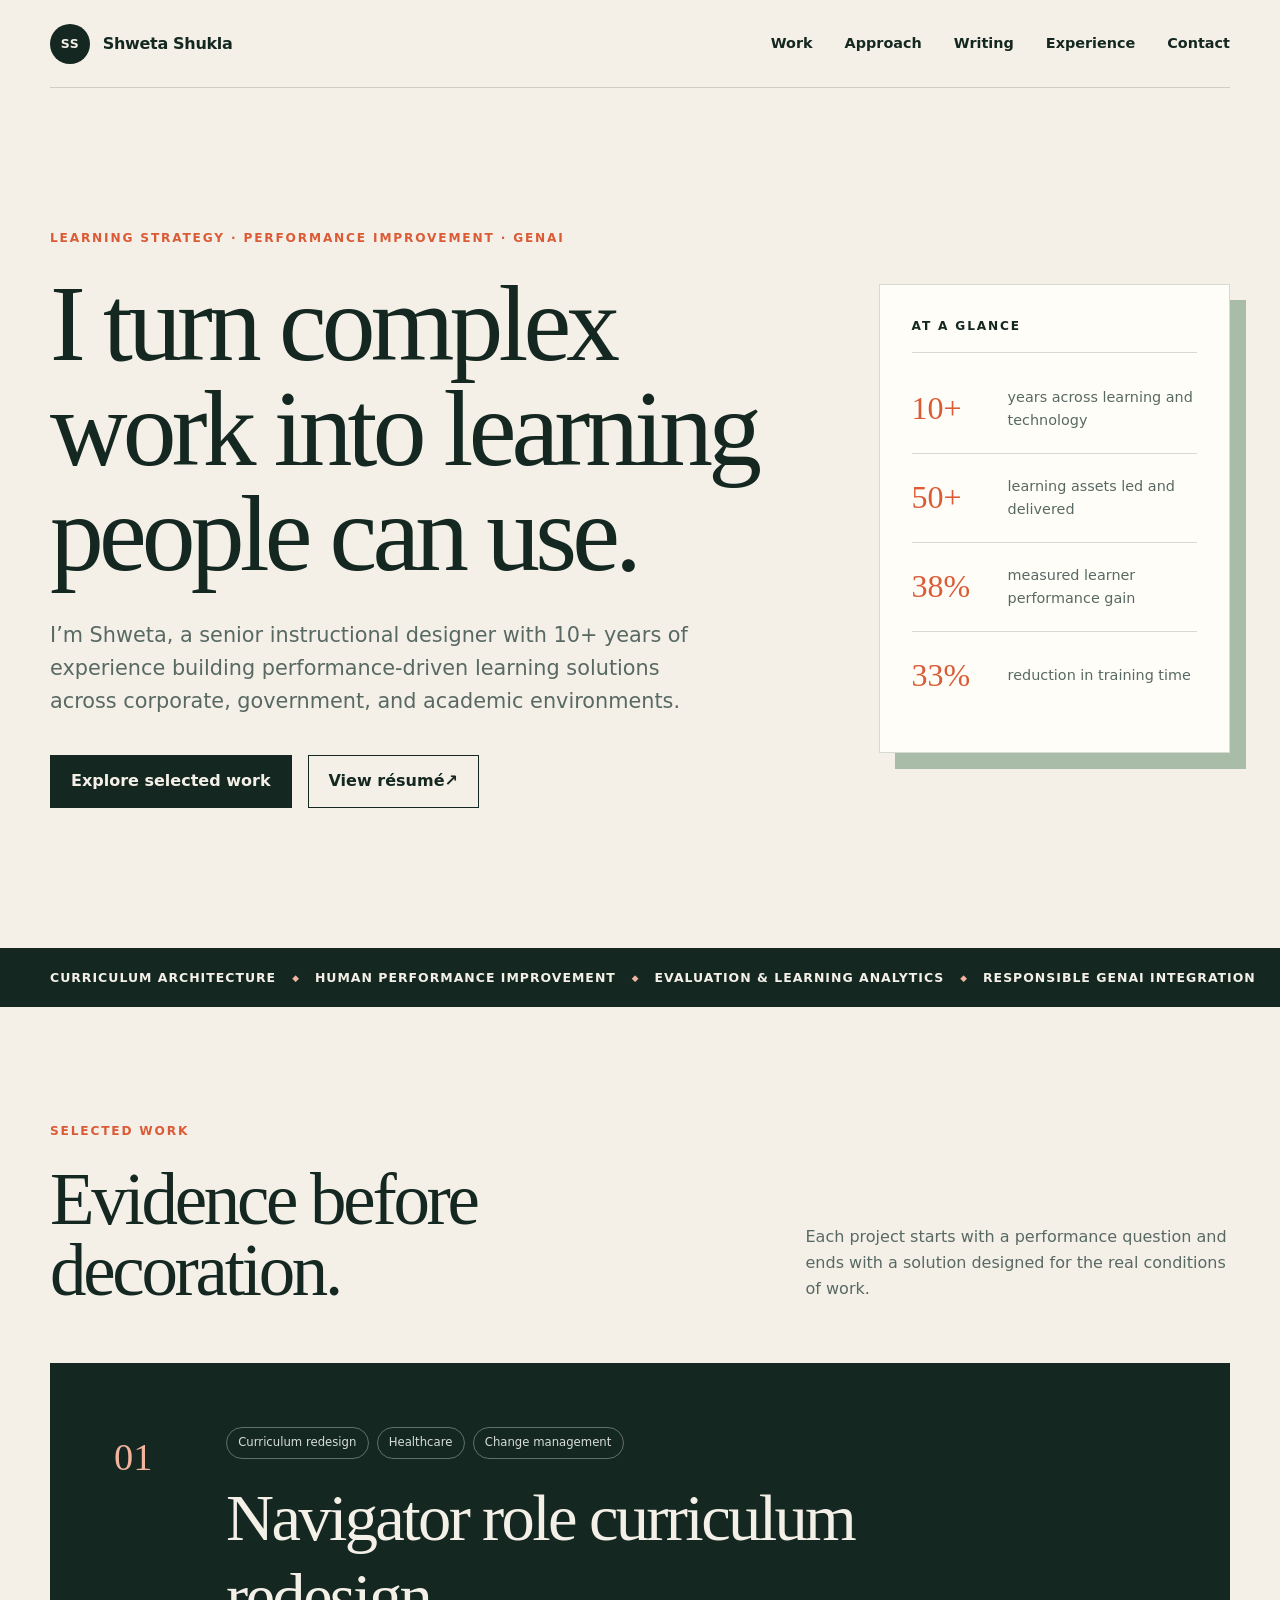
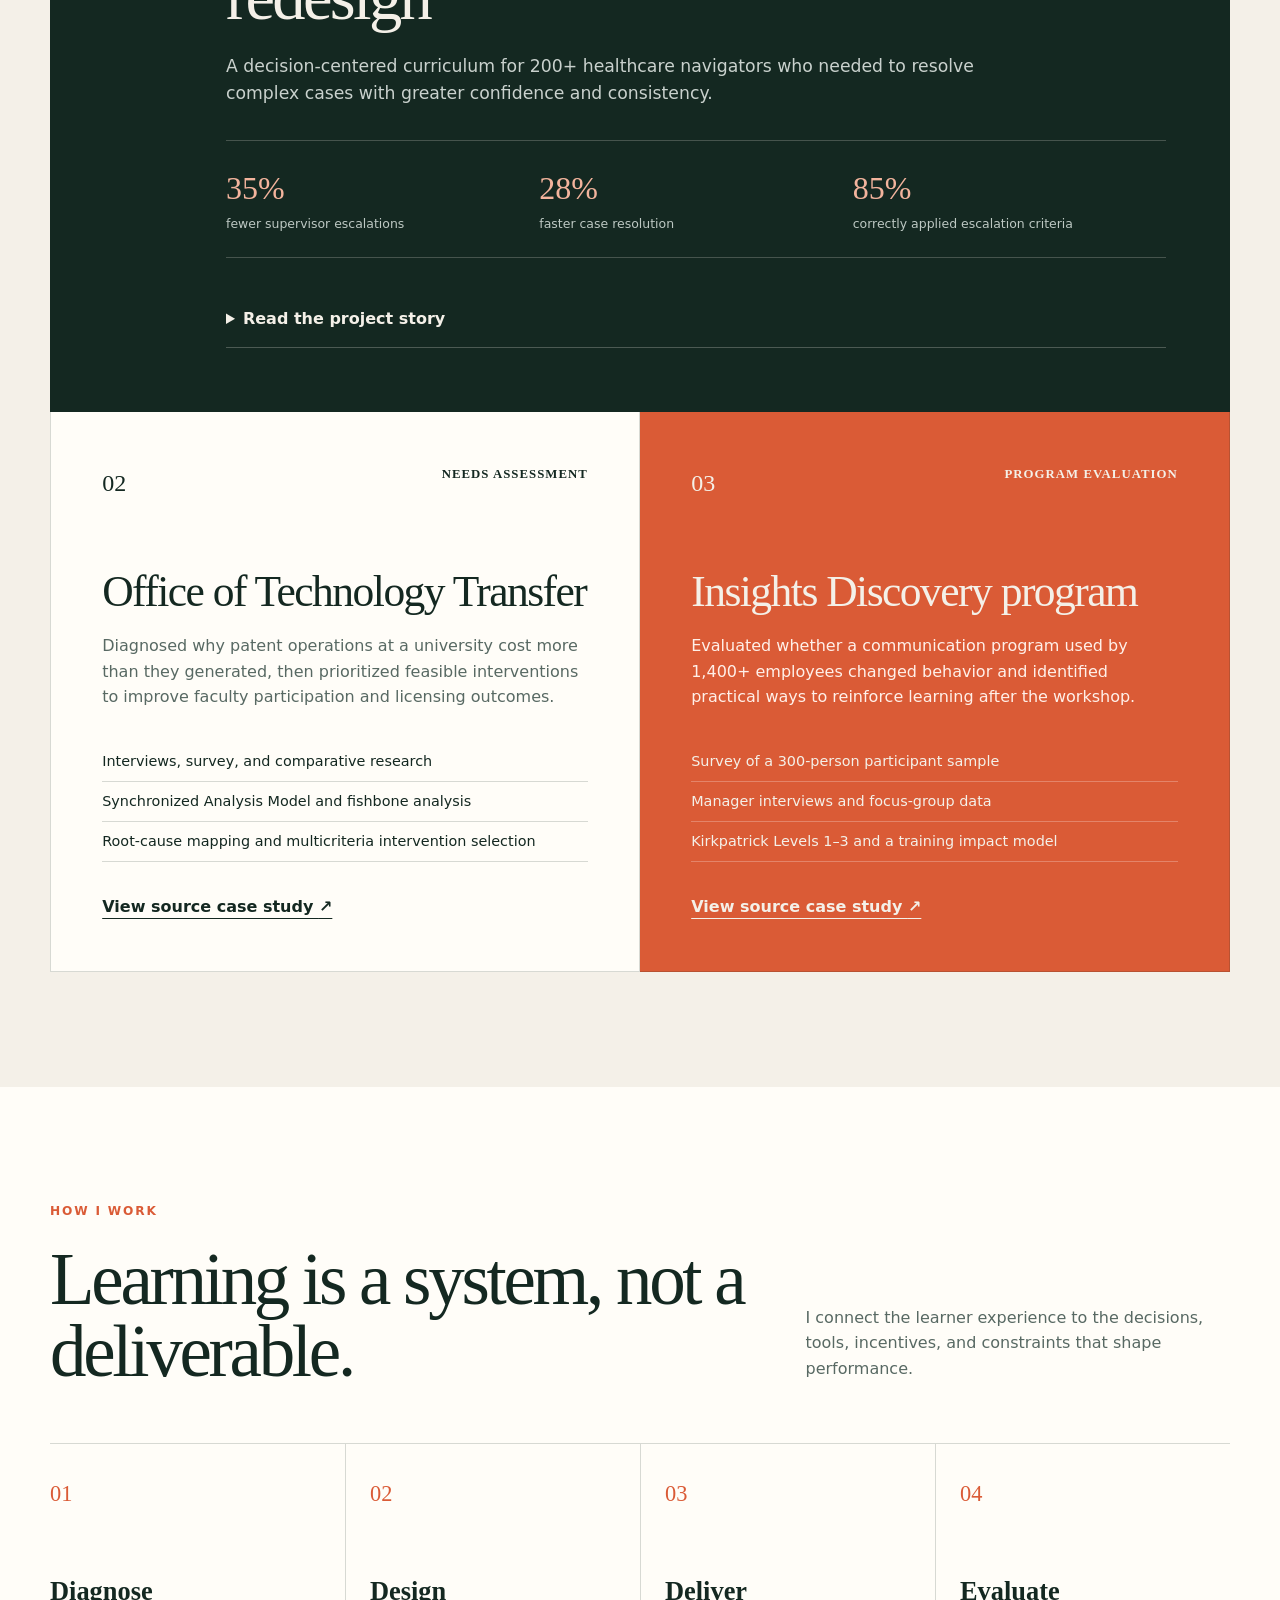
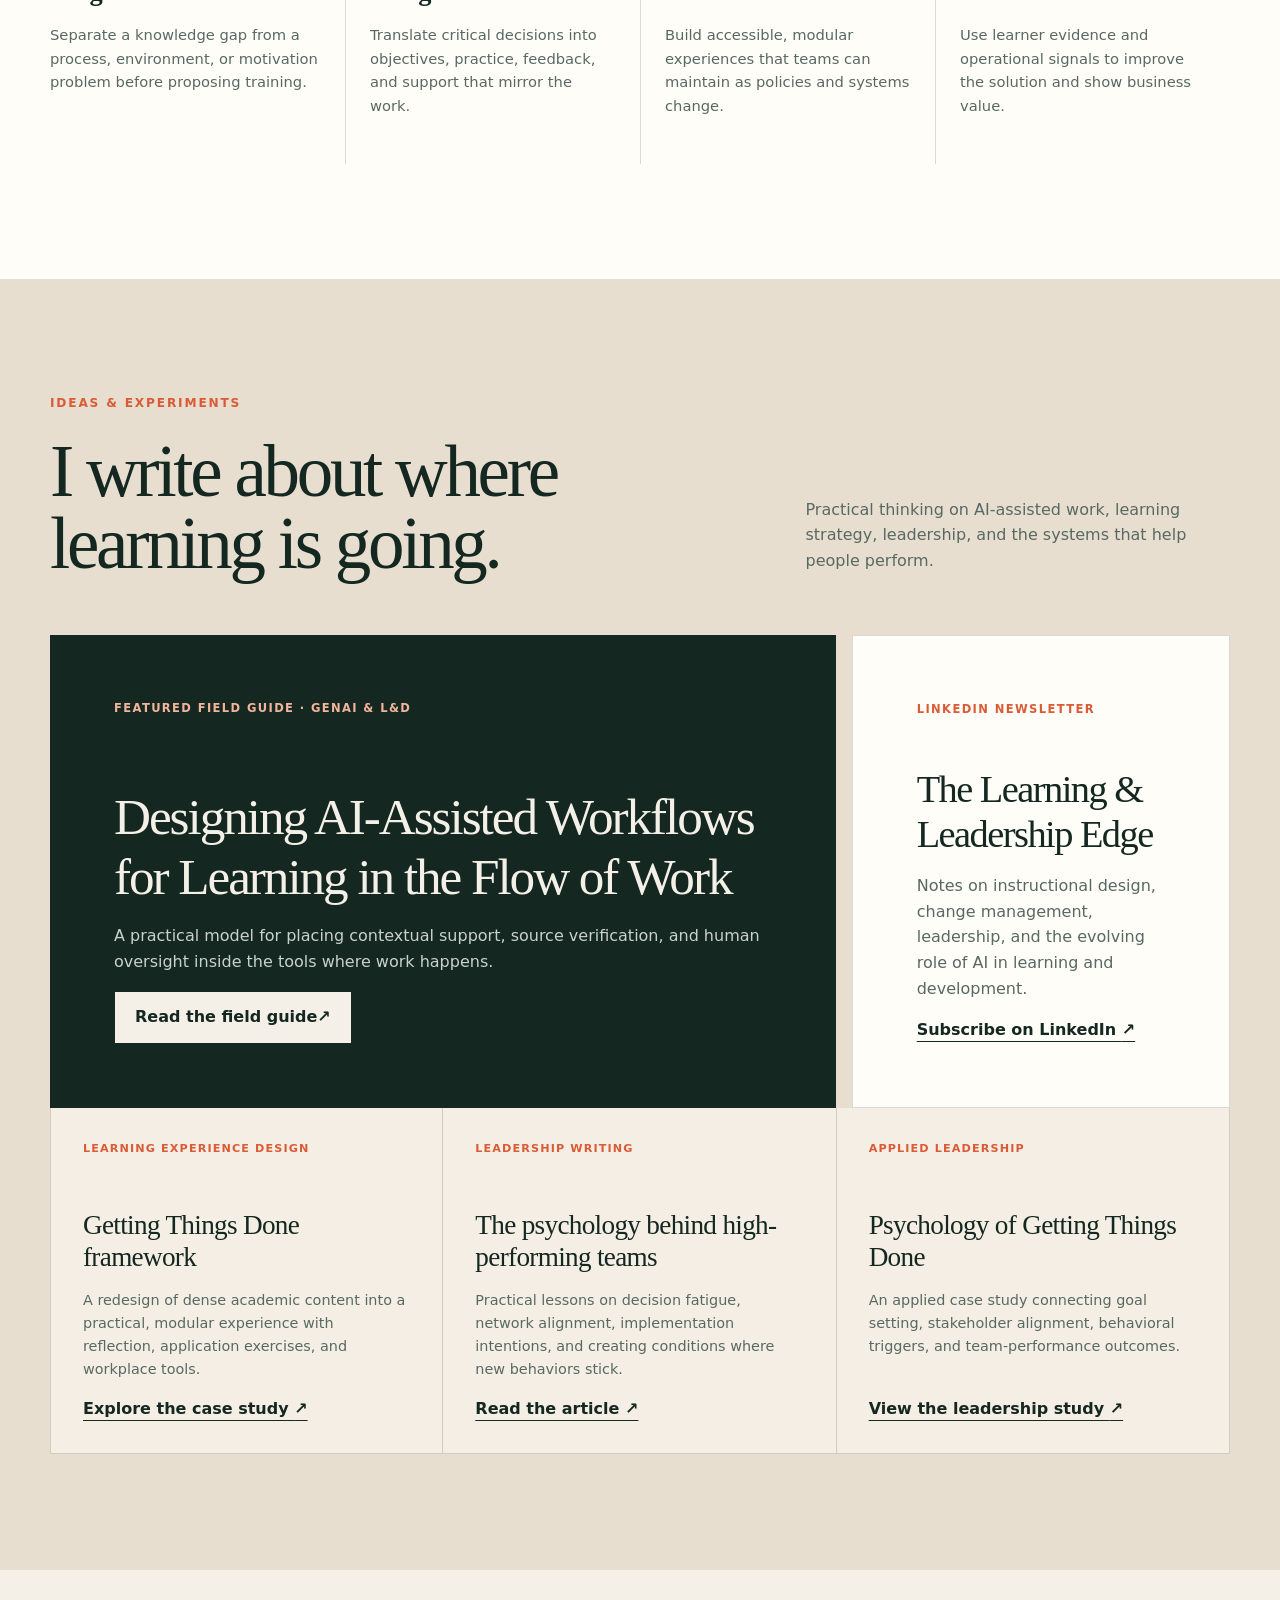
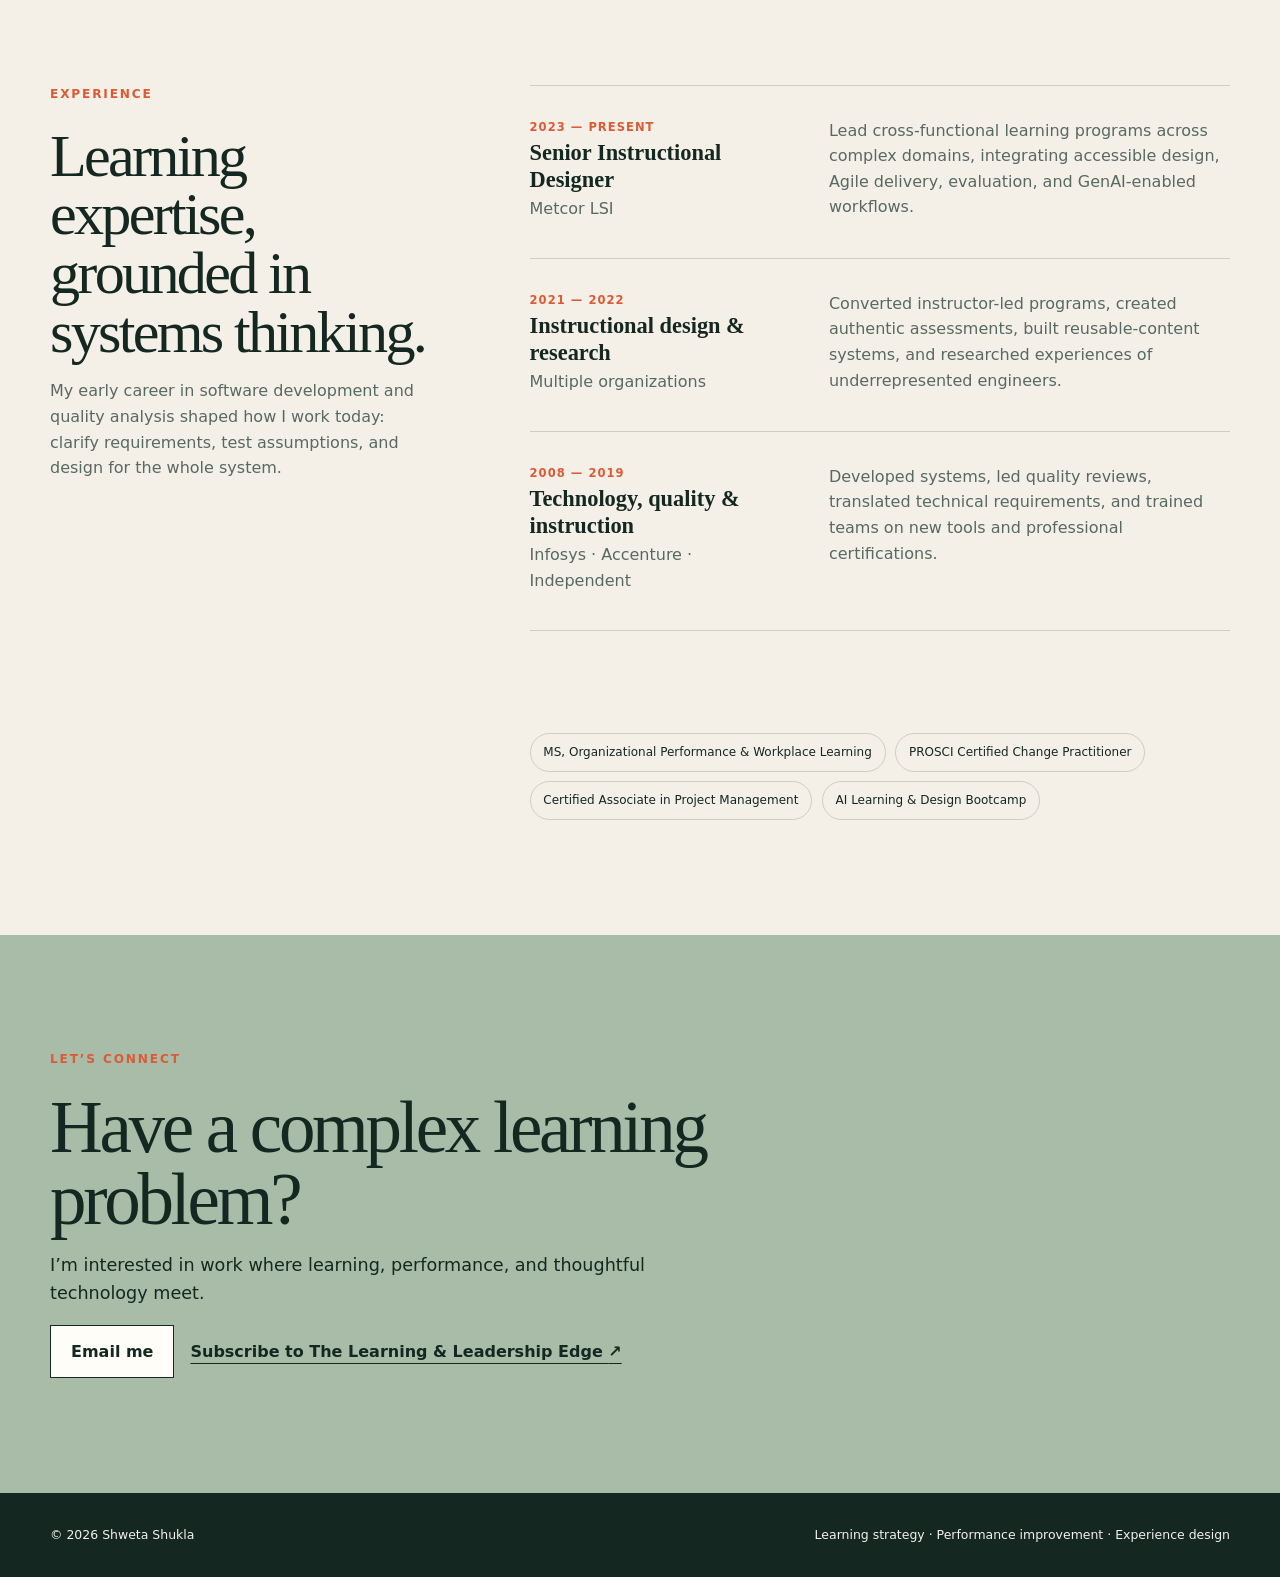
<file: index.html>
<!doctype html>
<html lang="en">
<head>
  <meta charset="utf-8">
  <meta name="viewport" content="width=device-width, initial-scale=1">
  <meta name="description" content="Shweta Shukla is a senior instructional designer who builds performance-driven learning systems for complex, regulated environments.">
  <title>Shweta Shukla | Learning Strategy & Instructional Design</title>
  <link rel="stylesheet" href="styles.css">
  <script src="script.js" defer></script>
</head>
<body>
  <a class="skip-link" href="#main">Skip to main content</a>

  <header class="site-header">
    <a class="brand" href="#top" aria-label="Shweta Shukla, home">
      <span class="brand-mark" aria-hidden="true">SS</span>
      <span>Shweta Shukla</span>
    </a>
    <button class="menu-toggle" type="button" aria-expanded="false" aria-controls="site-nav">
      <span class="sr-only">Toggle navigation</span>
      <span></span><span></span>
    </button>
    <nav id="site-nav" class="site-nav" aria-label="Primary navigation">
      <a href="#work">Work</a>
      <a href="#approach">Approach</a>
      <a href="#writing">Writing</a>
      <a href="#experience">Experience</a>
      <a href="#contact">Contact</a>
    </nav>
  </header>

  <main id="main">
    <section class="hero" id="top">
      <div class="hero-copy reveal">
        <p class="eyebrow">Learning strategy · Performance improvement · GenAI</p>
        <h1>I turn complex work into learning people can use.</h1>
        <p class="hero-intro">I’m Shweta, a senior instructional designer with 10+ years of experience building performance-driven learning solutions across corporate, government, and academic environments.</p>
        <div class="hero-actions">
          <a class="button button-primary" href="#work">Explore selected work</a>
          <a class="button button-secondary" href="https://drive.google.com/file/d/1LxhIZaSQAPTODQfk4Tp4PrT5GwYLrDCq/view" target="_blank" rel="noreferrer">View résumé <span aria-hidden="true">↗</span></a>
        </div>
      </div>
      <aside class="hero-panel reveal" aria-label="Career highlights">
        <p class="panel-label">At a glance</p>
        <dl class="stats">
          <div><dt>10+</dt><dd>years across learning and technology</dd></div>
          <div><dt>50+</dt><dd>learning assets led and delivered</dd></div>
          <div><dt>38%</dt><dd>measured learner performance gain</dd></div>
          <div><dt>33%</dt><dd>reduction in training time</dd></div>
        </dl>
      </aside>
    </section>

    <section class="section intro-strip" aria-label="Specialties">
      <p>Curriculum architecture</p><span aria-hidden="true">◆</span>
      <p>Human performance improvement</p><span aria-hidden="true">◆</span>
      <p>Evaluation & learning analytics</p><span aria-hidden="true">◆</span>
      <p>Responsible GenAI integration</p>
    </section>

    <section class="section work-section" id="work">
      <div class="section-heading reveal">
        <div>
          <p class="eyebrow">Selected work</p>
          <h2>Evidence before decoration.</h2>
        </div>
        <p>Each project starts with a performance question and ends with a solution designed for the real conditions of work.</p>
      </div>

      <article class="featured-project reveal">
        <div class="project-index">01</div>
        <div class="project-copy">
          <div class="project-tags"><span>Curriculum redesign</span><span>Healthcare</span><span>Change management</span></div>
          <h3>Navigator role curriculum redesign</h3>
          <p class="project-lead">A decision-centered curriculum for 200+ healthcare navigators who needed to resolve complex cases with greater confidence and consistency.</p>
          <div class="project-results" aria-label="Project results">
            <p><strong>35%</strong><span>fewer supervisor escalations</span></p>
            <p><strong>28%</strong><span>faster case resolution</span></p>
            <p><strong>85%</strong><span>correctly applied escalation criteria</span></p>
          </div>
          <details>
            <summary>Read the project story</summary>
            <div class="case-body">
              <p><strong>The challenge.</strong> Training inherited from an adjacent customer-service role emphasized information lookup instead of judgment. Navigators lacked clear criteria for when to resolve a case and when to escalate it.</p>
              <p><strong>My approach.</strong> I led an eight-person team through role analysis, SME validation, and scenario design. We organized six modules around real workflows, created 12 branching scenarios from operational error logs, and developed job aids for live calls.</p>
              <p><strong>The result.</strong> The new curriculum reduced supervisor dependence, improved case speed, and raised correct application of escalation criteria from a 52% baseline to 85%.</p>
              <a class="text-link light-link" href="https://claude.ai/public/artifacts/0a96f6d7-90a8-4f12-8ca6-46b59edf29af" target="_blank" rel="noreferrer">View the full case study <span aria-hidden="true">↗</span></a>
            </div>
          </details>
        </div>
      </article>

      <div class="project-grid">
        <article class="project-card reveal">
          <div class="project-card-top"><span>02</span><span class="project-type">Needs assessment</span></div>
          <h3>Office of Technology Transfer</h3>
          <p>Diagnosed why patent operations at a university cost more than they generated, then prioritized feasible interventions to improve faculty participation and licensing outcomes.</p>
          <ul class="compact-list">
            <li>Interviews, survey, and comparative research</li>
            <li>Synchronized Analysis Model and fishbone analysis</li>
            <li>Root-cause mapping and multicriteria intervention selection</li>
          </ul>
          <a class="text-link" href="https://sites.google.com/view/shweta-shukla/work-samples/analysis/case-study-needs-assessment" target="_blank" rel="noreferrer">View source case study <span aria-hidden="true">↗</span></a>
        </article>

        <article class="project-card project-card-dark reveal">
          <div class="project-card-top"><span>03</span><span class="project-type">Program evaluation</span></div>
          <h3>Insights Discovery program</h3>
          <p>Evaluated whether a communication program used by 1,400+ employees changed behavior and identified practical ways to reinforce learning after the workshop.</p>
          <ul class="compact-list">
            <li>Survey of a 300-person participant sample</li>
            <li>Manager interviews and focus-group data</li>
            <li>Kirkpatrick Levels 1–3 and a training impact model</li>
          </ul>
          <a class="text-link" href="https://sites.google.com/view/shweta-shukla/work-samples/evaluation/evaluation-project-case-study" target="_blank" rel="noreferrer">View source case study <span aria-hidden="true">↗</span></a>
        </article>
      </div>
    </section>

    <section class="section approach-section" id="approach">
      <div class="section-heading reveal">
        <div><p class="eyebrow">How I work</p><h2>Learning is a system, not a deliverable.</h2></div>
        <p>I connect the learner experience to the decisions, tools, incentives, and constraints that shape performance.</p>
      </div>
      <div class="approach-grid">
        <article class="reveal"><span>01</span><h3>Diagnose</h3><p>Separate a knowledge gap from a process, environment, or motivation problem before proposing training.</p></article>
        <article class="reveal"><span>02</span><h3>Design</h3><p>Translate critical decisions into objectives, practice, feedback, and support that mirror the work.</p></article>
        <article class="reveal"><span>03</span><h3>Deliver</h3><p>Build accessible, modular experiences that teams can maintain as policies and systems change.</p></article>
        <article class="reveal"><span>04</span><h3>Evaluate</h3><p>Use learner evidence and operational signals to improve the solution and show business value.</p></article>
      </div>
    </section>

    <section class="section writing-section" id="writing">
      <div class="section-heading reveal">
        <div><p class="eyebrow">Ideas & experiments</p><h2>I write about where learning is going.</h2></div>
        <p>Practical thinking on AI-assisted work, learning strategy, leadership, and the systems that help people perform.</p>
      </div>
      <div class="writing-grid">
        <article class="article-feature reveal">
          <p class="article-kicker">Featured field guide · GenAI & L&D</p>
          <h3>Designing AI-Assisted Workflows for Learning in the Flow of Work</h3>
          <p>A practical model for placing contextual support, source verification, and human oversight inside the tools where work happens.</p>
          <a class="button button-primary" href="https://claude.ai/public/artifacts/7e6ffeaa-0845-4073-95c3-ac5ac260e0d0" target="_blank" rel="noreferrer">Read the field guide <span aria-hidden="true">↗</span></a>
        </article>
        <aside class="newsletter-card reveal">
          <p class="article-kicker">LinkedIn newsletter</p>
          <h3>The Learning & Leadership Edge</h3>
          <p>Notes on instructional design, change management, leadership, and the evolving role of AI in learning and development.</p>
          <a class="text-link" href="https://www.linkedin.com/build-relation/newsletter-follow?entityUrn=7308108343225536512" target="_blank" rel="noreferrer">Subscribe on LinkedIn <span aria-hidden="true">↗</span></a>
        </aside>
      </div>
      <div class="artifact-grid">
        <article class="artifact-card reveal">
          <p class="artifact-type">Learning experience design</p>
          <h3>Getting Things Done framework</h3>
          <p>A redesign of dense academic content into a practical, modular experience with reflection, application exercises, and workplace tools.</p>
          <a class="text-link" href="https://claude.ai/public/artifacts/476a8d45-44e0-4048-9c15-e8c953164a8e" target="_blank" rel="noreferrer">Explore the case study <span aria-hidden="true">↗</span></a>
        </article>
        <article class="artifact-card reveal">
          <p class="artifact-type">Leadership writing</p>
          <h3>The psychology behind high-performing teams</h3>
          <p>Practical lessons on decision fatigue, network alignment, implementation intentions, and creating conditions where new behaviors stick.</p>
          <a class="text-link" href="https://claude.ai/public/artifacts/efb5f24e-76fc-4029-8aaf-fe9cf3752fdd" target="_blank" rel="noreferrer">Read the article <span aria-hidden="true">↗</span></a>
        </article>
        <article class="artifact-card reveal">
          <p class="artifact-type">Applied leadership</p>
          <h3>Psychology of Getting Things Done</h3>
          <p>An applied case study connecting goal setting, stakeholder alignment, behavioral triggers, and team-performance outcomes.</p>
          <a class="text-link" href="https://claude.ai/public/artifacts/0964d368-9778-422b-aee8-a83d3cf547a9" target="_blank" rel="noreferrer">View the leadership study <span aria-hidden="true">↗</span></a>
        </article>
      </div>
    </section>

    <section class="section experience-section" id="experience">
      <div class="experience-intro reveal">
        <p class="eyebrow">Experience</p>
        <h2>Learning expertise, grounded in systems thinking.</h2>
        <p>My early career in software development and quality analysis shaped how I work today: clarify requirements, test assumptions, and design for the whole system.</p>
      </div>
      <div class="timeline reveal">
        <article><div><p class="timeline-date">2023 — present</p><h3>Senior Instructional Designer</h3><p>Metcor LSI</p></div><p>Lead cross-functional learning programs across complex domains, integrating accessible design, Agile delivery, evaluation, and GenAI-enabled workflows.</p></article>
        <article><div><p class="timeline-date">2021 — 2022</p><h3>Instructional design & research</h3><p>Multiple organizations</p></div><p>Converted instructor-led programs, created authentic assessments, built reusable-content systems, and researched experiences of underrepresented engineers.</p></article>
        <article><div><p class="timeline-date">2008 — 2019</p><h3>Technology, quality & instruction</h3><p>Infosys · Accenture · Independent</p></div><p>Developed systems, led quality reviews, translated technical requirements, and trained teams on new tools and professional certifications.</p></article>
      </div>

      <div class="credentials reveal">
        <p>MS, Organizational Performance & Workplace Learning</p>
        <p>PROSCI Certified Change Practitioner</p>
        <p>Certified Associate in Project Management</p>
        <p>AI Learning & Design Bootcamp</p>
      </div>
    </section>

    <section class="section contact-section" id="contact">
      <div class="contact-card reveal">
        <p class="eyebrow">Let’s connect</p>
        <h2>Have a complex learning problem?</h2>
        <p>I’m interested in work where learning, performance, and thoughtful technology meet.</p>
        <div class="contact-actions">
          <a class="button button-light" href="mailto:shukla.p.shweta@gmail.com">Email me</a>
          <a class="text-link light-link" href="https://www.linkedin.com/build-relation/newsletter-follow?entityUrn=7308108343225536512" target="_blank" rel="noreferrer">Subscribe to The Learning & Leadership Edge <span aria-hidden="true">↗</span></a>
        </div>
      </div>
    </section>
  </main>

  <footer class="site-footer">
    <p>© <span id="year">2026</span> Shweta Shukla</p>
    <p>Learning strategy · Performance improvement · Experience design</p>
  </footer>
</body>
</html>
</file>
<file: styles.css>
:root {
  --ink: #142821;
  --muted: #586963;
  --paper: #f4f0e8;
  --surface: #fffdf8;
  --accent: #da5b36;
  --accent-light: #f3b49d;
  --sage: #a9bca7;
  --line: rgba(20, 40, 33, .17);
  --max: 1180px;
}

* { box-sizing: border-box; }
html { scroll-behavior: smooth; }
body { margin: 0; color: var(--ink); background: var(--paper); font-family: Inter, ui-sans-serif, system-ui, -apple-system, BlinkMacSystemFont, "Segoe UI", sans-serif; line-height: 1.6; }
a { color: inherit; }
button, a { -webkit-tap-highlight-color: transparent; }
.skip-link { position: fixed; top: .75rem; left: .75rem; z-index: 100; padding: .75rem 1rem; color: white; background: var(--ink); transform: translateY(-150%); }
.skip-link:focus { transform: translateY(0); }
.sr-only { position: absolute; width: 1px; height: 1px; overflow: hidden; clip: rect(0,0,0,0); white-space: nowrap; }

.site-header { width: min(calc(100% - 2rem), var(--max)); margin: 0 auto; min-height: 88px; display: flex; align-items: center; justify-content: space-between; border-bottom: 1px solid var(--line); }
.brand { display: inline-flex; align-items: center; gap: .8rem; font-weight: 750; text-decoration: none; letter-spacing: -.02em; }
.brand-mark { display: grid; place-items: center; width: 2.5rem; height: 2.5rem; border-radius: 50%; color: var(--paper); background: var(--ink); font-size: .78rem; letter-spacing: .05em; }
.site-nav { display: flex; gap: 2rem; }
.site-nav a { position: relative; font-size: .9rem; font-weight: 700; text-decoration: none; }
.site-nav a::after { content: ""; position: absolute; right: 0; bottom: -.4rem; left: 0; height: 2px; background: var(--accent); transform: scaleX(0); transform-origin: left; transition: transform .2s ease; }
.site-nav a:hover::after, .site-nav a:focus-visible::after { transform: scaleX(1); }
.menu-toggle { display: none; padding: .6rem; border: 0; background: transparent; }
.menu-toggle span:not(.sr-only) { display: block; width: 1.5rem; height: 2px; margin: .32rem; background: var(--ink); }

.hero { width: min(calc(100% - 2rem), var(--max)); min-height: 690px; margin: 0 auto; padding: clamp(5rem, 11vw, 9rem) 0; display: grid; grid-template-columns: minmax(0, 1.55fr) minmax(300px, .75fr); gap: clamp(3rem, 8vw, 7rem); align-items: center; }
.eyebrow { margin: 0 0 1.4rem; color: var(--accent); font-size: .76rem; font-weight: 800; letter-spacing: .15em; text-transform: uppercase; }
h1, h2, h3, p { margin-top: 0; }
h1, h2 { font-family: Georgia, "Times New Roman", serif; font-weight: 500; letter-spacing: -.045em; line-height: .98; }
h1 { max-width: 800px; margin-bottom: 2rem; font-size: clamp(3.6rem, 8.4vw, 7.2rem); }
h2 { margin-bottom: 1rem; font-size: clamp(2.7rem, 5.7vw, 5rem); }
h3 { line-height: 1.18; }
.hero-intro { max-width: 680px; margin-bottom: 2.25rem; color: var(--muted); font-size: clamp(1.05rem, 1.8vw, 1.3rem); }
.hero-actions, .contact-actions { display: flex; align-items: center; flex-wrap: wrap; gap: 1rem; }
.button { display: inline-flex; align-items: center; justify-content: center; min-height: 50px; padding: .8rem 1.25rem; border: 1px solid var(--ink); font-weight: 750; text-decoration: none; transition: transform .2s ease, box-shadow .2s ease; }
.button:hover { transform: translateY(-2px); box-shadow: 4px 4px 0 var(--accent-light); }
.button-primary { color: var(--paper); background: var(--ink); }
.button-secondary { background: transparent; }
.hero-panel { position: relative; padding: 2rem; background: var(--surface); border: 1px solid var(--line); box-shadow: 16px 16px 0 var(--sage); }
.panel-label { padding-bottom: 1rem; border-bottom: 1px solid var(--line); font-size: .76rem; font-weight: 800; letter-spacing: .15em; text-transform: uppercase; }
.stats { margin: 0; }
.stats div { display: grid; grid-template-columns: 5rem 1fr; gap: 1rem; align-items: center; padding: 1.15rem 0; border-bottom: 1px solid var(--line); }
.stats div:last-child { border-bottom: 0; }
.stats dt { color: var(--accent); font-family: Georgia, serif; font-size: 2rem; }
.stats dd { margin: 0; color: var(--muted); font-size: .9rem; }

.section { width: min(calc(100% - 2rem), var(--max)); margin: 0 auto; padding: clamp(5rem, 9vw, 8rem) 0; }
.intro-strip { width: 100%; max-width: none; padding: 1.2rem max(1rem, calc((100vw - var(--max)) / 2)); display: flex; align-items: center; justify-content: space-between; gap: 1rem; overflow-x: auto; color: var(--paper); background: var(--ink); white-space: nowrap; }
.intro-strip p { margin: 0; font-size: .78rem; font-weight: 750; letter-spacing: .08em; text-transform: uppercase; }
.intro-strip span { color: var(--accent-light); font-size: .55rem; }
.section-heading { margin-bottom: 3.5rem; display: grid; grid-template-columns: 1.25fr .75fr; gap: 3rem; align-items: end; }
.section-heading h2 { max-width: 780px; margin: 0; }
.section-heading > p { max-width: 440px; margin-bottom: .35rem; color: var(--muted); }

.featured-project { min-height: 520px; padding: clamp(2rem, 5vw, 4rem); display: grid; grid-template-columns: 80px 1fr; gap: 2rem; color: var(--paper); background: var(--ink); }
.project-index { color: var(--accent-light); font-family: Georgia, serif; font-size: 2.4rem; }
.project-copy h3 { max-width: 820px; margin: 1.3rem 0 1rem; font-family: Georgia, serif; font-size: clamp(2.4rem, 5.2vw, 4.7rem); font-weight: 500; letter-spacing: -.04em; }
.project-tags { display: flex; flex-wrap: wrap; gap: .5rem; }
.project-tags span { padding: .35rem .7rem; border: 1px solid rgba(244,240,232,.35); border-radius: 99px; color: #d8ddd9; font-size: .73rem; }
.project-lead { max-width: 760px; color: #c9d1cd; font-size: 1.08rem; }
.project-results { margin: 2rem 0; display: grid; grid-template-columns: repeat(3, 1fr); border-top: 1px solid rgba(244,240,232,.22); border-bottom: 1px solid rgba(244,240,232,.22); }
.project-results p { margin: 0; padding: 1.4rem 1.2rem 1.4rem 0; display: flex; flex-direction: column; }
.project-results strong { color: var(--accent-light); font-family: Georgia, serif; font-size: 2rem; font-weight: 500; }
.project-results span { color: #bdc8c3; font-size: .78rem; }
details { border-bottom: 1px solid rgba(244,240,232,.25); }
summary { padding: 1rem 0; cursor: pointer; font-weight: 750; }
.case-body { max-width: 800px; padding-bottom: 1.5rem; color: #c9d1cd; }
.case-body strong { color: var(--paper); }

.project-grid { display: grid; grid-template-columns: 1fr 1fr; }
.project-card { min-height: 500px; padding: clamp(2rem, 4vw, 3.2rem); display: flex; flex-direction: column; border: 1px solid var(--line); border-top: 0; background: var(--surface); }
.project-card + .project-card { border-left: 0; }
.project-card-dark { color: var(--paper); background: var(--accent); }
.project-card-top { display: flex; justify-content: space-between; gap: 1rem; font-family: Georgia, serif; font-size: 1.5rem; }
.project-type { font-family: inherit; font-size: .8rem; font-weight: 750; letter-spacing: .08em; text-transform: uppercase; }
.project-card h3 { margin: 4rem 0 1rem; font-family: Georgia, serif; font-size: clamp(2rem, 3.4vw, 3.2rem); font-weight: 500; letter-spacing: -.035em; }
.project-card p { color: var(--muted); }
.project-card-dark p { color: #fff0e9; }
.compact-list { margin: 1rem 0 2rem; padding: 0; list-style: none; }
.compact-list li { padding: .5rem 0; border-bottom: 1px solid var(--line); font-size: .9rem; }
.project-card-dark .compact-list li { border-color: rgba(255,255,255,.25); }
.text-link { margin-top: auto; width: fit-content; font-weight: 800; text-decoration-thickness: 1px; text-underline-offset: .35rem; }

.approach-section { width: 100%; max-width: none; padding-right: max(1rem, calc((100vw - var(--max)) / 2)); padding-left: max(1rem, calc((100vw - var(--max)) / 2)); background: var(--surface); }
.approach-grid { display: grid; grid-template-columns: repeat(4, 1fr); border-top: 1px solid var(--line); }
.approach-grid article { padding: 2rem 1.5rem 2rem 0; }
.approach-grid article + article { padding-left: 1.5rem; border-left: 1px solid var(--line); }
.approach-grid span { color: var(--accent); font-family: Georgia, serif; font-size: 1.4rem; }
.approach-grid h3 { margin: 4rem 0 1rem; font-family: Georgia, serif; font-size: 1.65rem; }
.approach-grid p { color: var(--muted); font-size: .92rem; }

.writing-section { width: 100%; max-width: none; padding-right: max(1rem, calc((100vw - var(--max)) / 2)); padding-left: max(1rem, calc((100vw - var(--max)) / 2)); background: #e8ded0; }
.writing-grid { display: grid; grid-template-columns: 1.35fr .65fr; gap: 1rem; }
.article-feature, .newsletter-card { min-height: 420px; padding: clamp(2rem, 5vw, 4rem); display: flex; flex-direction: column; justify-content: flex-end; }
.article-feature { color: var(--paper); background: var(--ink); }
.newsletter-card { border: 1px solid var(--line); background: var(--surface); }
.article-kicker { margin-bottom: auto; color: var(--accent-light); font-size: .72rem; font-weight: 800; letter-spacing: .12em; text-transform: uppercase; }
.newsletter-card .article-kicker { color: var(--accent); }
.article-feature h3, .newsletter-card h3 { margin: 3rem 0 1rem; font-family: Georgia, serif; font-size: clamp(2rem, 4vw, 3.6rem); font-weight: 500; letter-spacing: -.04em; }
.newsletter-card h3 { font-size: clamp(2rem, 3vw, 2.8rem); }
.article-feature > p:not(.article-kicker) { max-width: 700px; color: #c9d1cd; }
.article-feature .button { width: fit-content; color: var(--ink); background: var(--paper); }
.newsletter-card > p:not(.article-kicker) { color: var(--muted); }
.artifact-grid { display: grid; grid-template-columns: repeat(3, 1fr); }
.artifact-card { min-height: 340px; padding: 2rem; display: flex; flex-direction: column; border: 1px solid var(--line); border-top: 0; background: rgba(255,253,248,.52); }
.artifact-card + .artifact-card { border-left: 0; }
.artifact-type { color: var(--accent); font-size: .7rem; font-weight: 800; letter-spacing: .1em; text-transform: uppercase; }
.artifact-card h3 { margin: 2.5rem 0 1rem; font-family: Georgia, serif; font-size: 1.7rem; font-weight: 500; letter-spacing: -.025em; }
.artifact-card > p:not(.artifact-type) { color: var(--muted); font-size: .9rem; }

.experience-section { display: grid; grid-template-columns: .7fr 1.3fr; gap: clamp(3rem, 8vw, 7rem); }
.experience-intro { position: sticky; top: 2rem; height: fit-content; }
.experience-intro h2 { font-size: clamp(2.8rem, 4.7vw, 4.2rem); }
.experience-intro > p:last-child { color: var(--muted); }
.timeline article { padding: 2rem 0; display: grid; grid-template-columns: .8fr 1.2fr; gap: 2rem; border-top: 1px solid var(--line); }
.timeline article:last-child { border-bottom: 1px solid var(--line); }
.timeline h3 { margin: .2rem 0; font-family: Georgia, serif; font-size: 1.4rem; }
.timeline p { margin-bottom: .25rem; color: var(--muted); }
.timeline-date { color: var(--accent) !important; font-size: .72rem; font-weight: 800; letter-spacing: .09em; text-transform: uppercase; }
.credentials { grid-column: 2; display: flex; flex-wrap: wrap; gap: .6rem; }
.credentials p { margin: 0; padding: .55rem .8rem; border: 1px solid var(--line); border-radius: 99px; font-size: .75rem; }

.contact-section { width: 100%; max-width: none; padding-right: max(1rem, calc((100vw - var(--max)) / 2)); padding-left: max(1rem, calc((100vw - var(--max)) / 2)); background: var(--sage); }
.contact-card { max-width: var(--max); margin: 0 auto; }
.contact-card h2 { max-width: 900px; }
.contact-card > p:not(.eyebrow) { max-width: 620px; font-size: 1.1rem; }
.button-light { background: var(--surface); }
.light-link { margin-top: 0; }
.site-footer { padding: 2rem max(1rem, calc((100vw - var(--max)) / 2)); display: flex; justify-content: space-between; gap: 2rem; color: var(--paper); background: var(--ink); }
.site-footer p { margin: 0; font-size: .78rem; }

.reveal { opacity: 0; transform: translateY(18px); transition: opacity .65s ease, transform .65s ease; }
.reveal.visible { opacity: 1; transform: none; }

@media (prefers-reduced-motion: reduce) {
  html { scroll-behavior: auto; }
  .reveal { opacity: 1; transform: none; transition: none; }
}

@media (max-width: 800px) {
  .site-header { min-height: 72px; }
  .menu-toggle { display: block; }
  .site-nav { position: absolute; top: 72px; right: 1rem; left: 1rem; z-index: 10; padding: 1.25rem; display: none; flex-direction: column; gap: 1.2rem; border: 1px solid var(--line); background: var(--surface); box-shadow: 8px 8px 0 var(--sage); }
  .site-nav.open { display: flex; }
  .hero { min-height: auto; grid-template-columns: 1fr; }
  .section-heading, .experience-section { grid-template-columns: 1fr; }
  .section-heading { gap: 1rem; }
  .featured-project { grid-template-columns: 1fr; }
  .project-grid { grid-template-columns: 1fr; }
  .writing-grid { grid-template-columns: 1fr; }
  .artifact-grid { grid-template-columns: 1fr; }
  .artifact-card + .artifact-card { border-left: 1px solid var(--line); }
  .project-card + .project-card { border-left: 1px solid var(--line); }
  .project-results { grid-template-columns: 1fr; }
  .project-results p { border-bottom: 1px solid rgba(244,240,232,.16); }
  .approach-grid { grid-template-columns: 1fr 1fr; }
  .approach-grid article:nth-child(3) { border-left: 0; }
  .approach-grid h3 { margin-top: 2rem; }
  .experience-intro { position: static; }
  .credentials { grid-column: 1; }
}

@media (max-width: 520px) {
  h1 { font-size: 3.3rem; }
  .approach-grid { grid-template-columns: 1fr; }
  .approach-grid article + article { padding-left: 0; border-left: 0; border-top: 1px solid var(--line); }
  .timeline article { grid-template-columns: 1fr; gap: .75rem; }
  .site-footer { flex-direction: column; gap: .5rem; }
}
</file>
